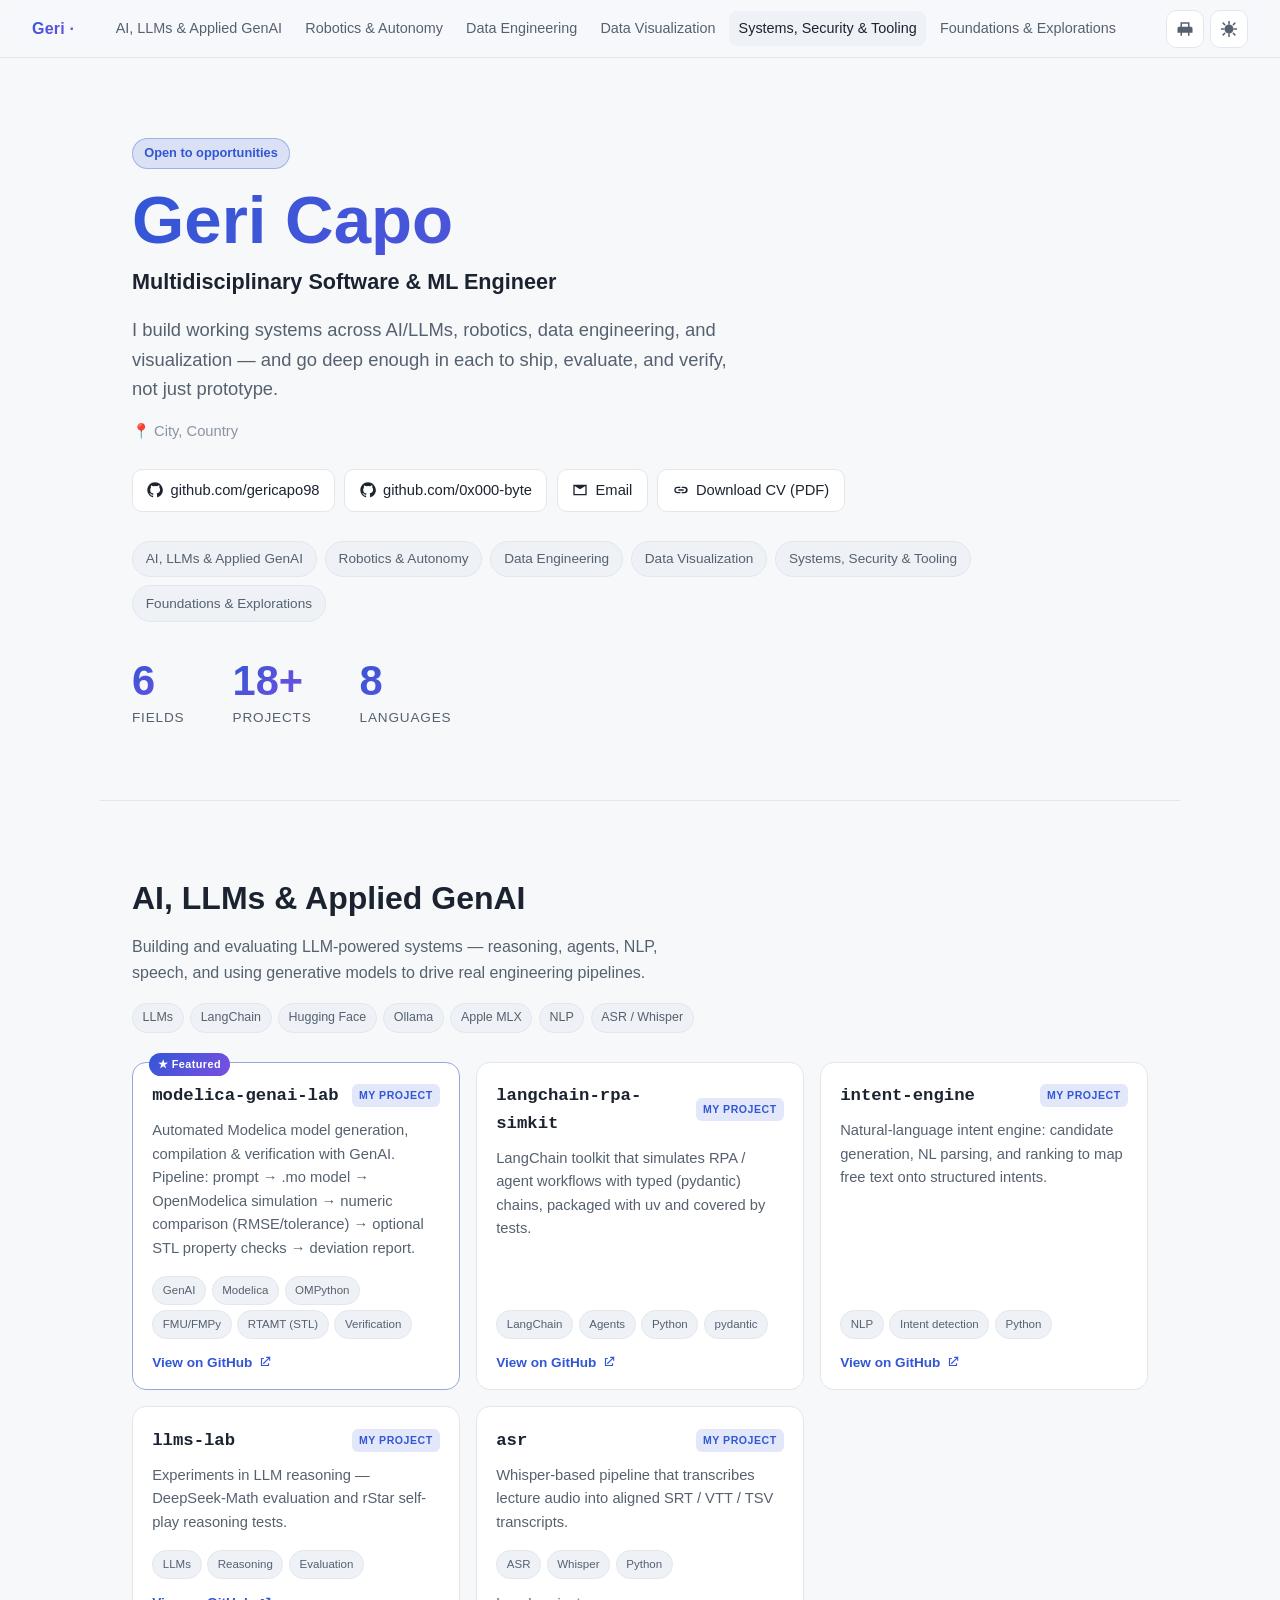
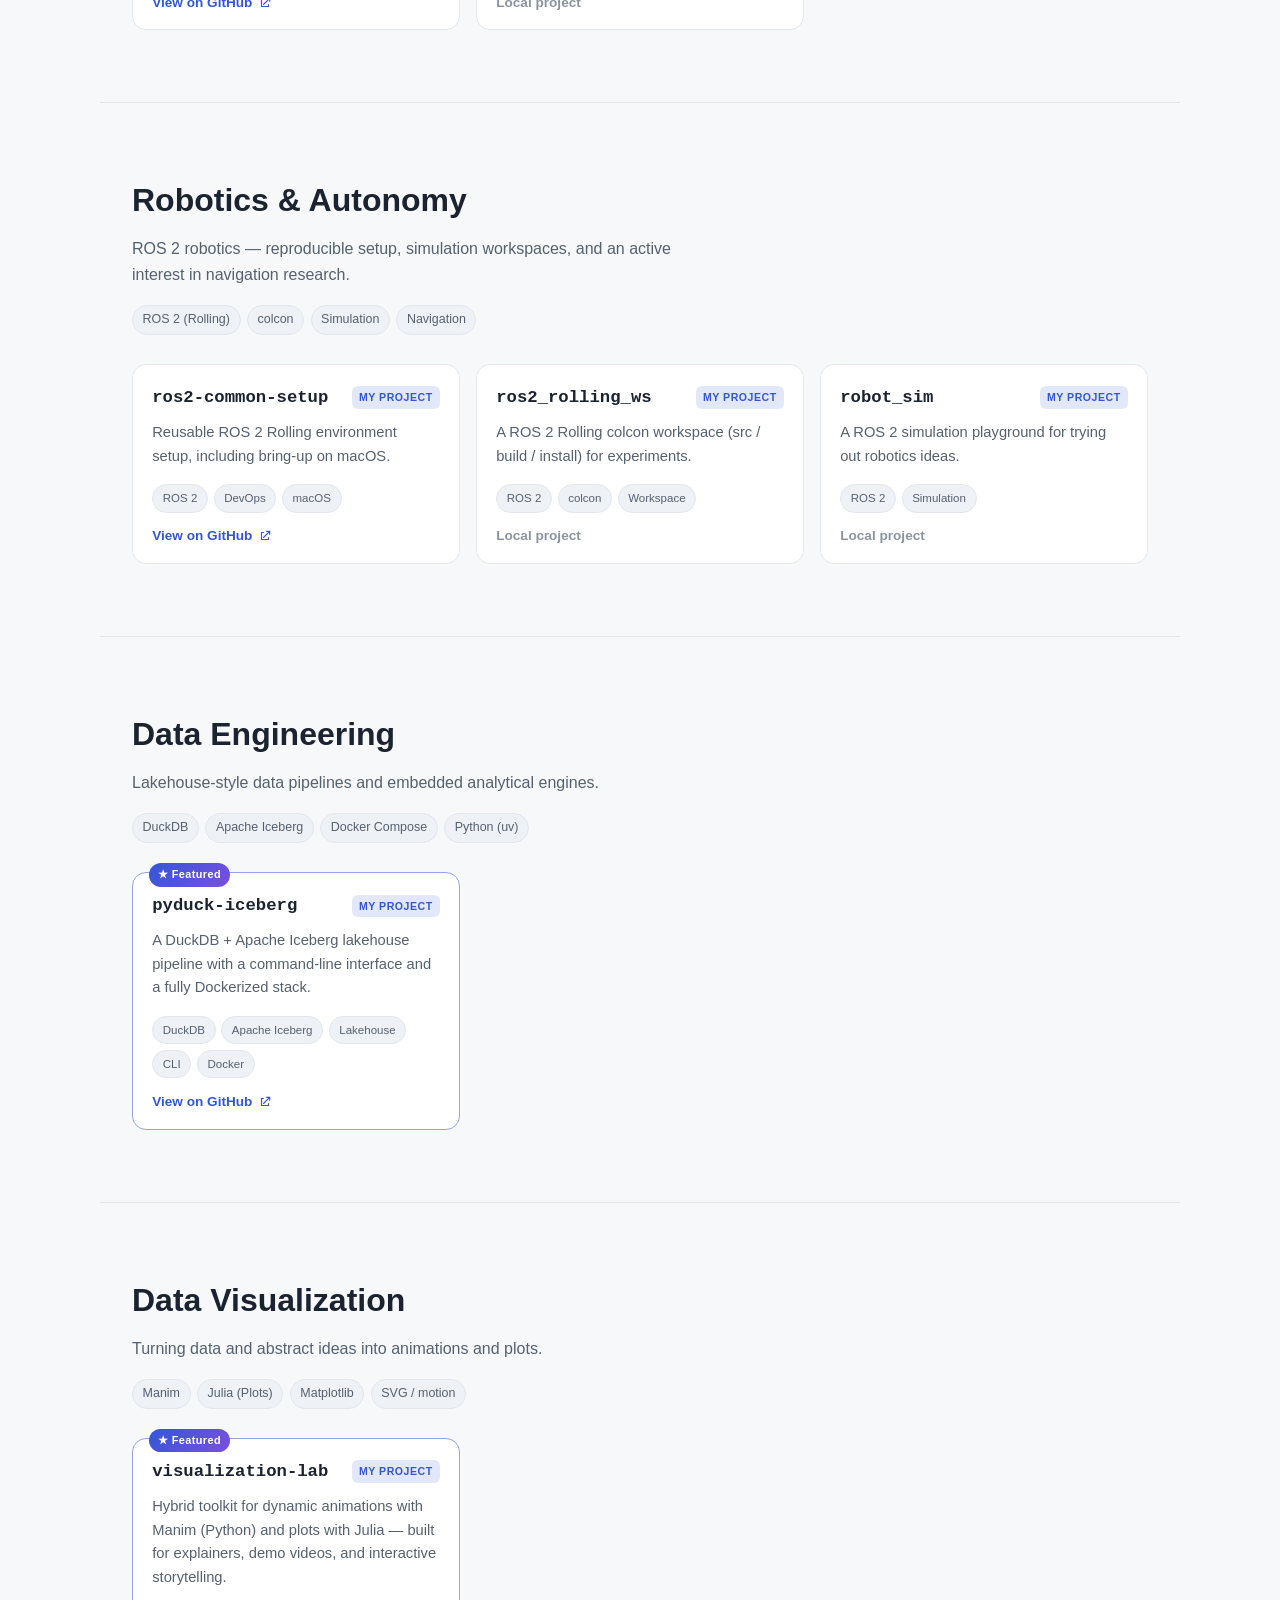
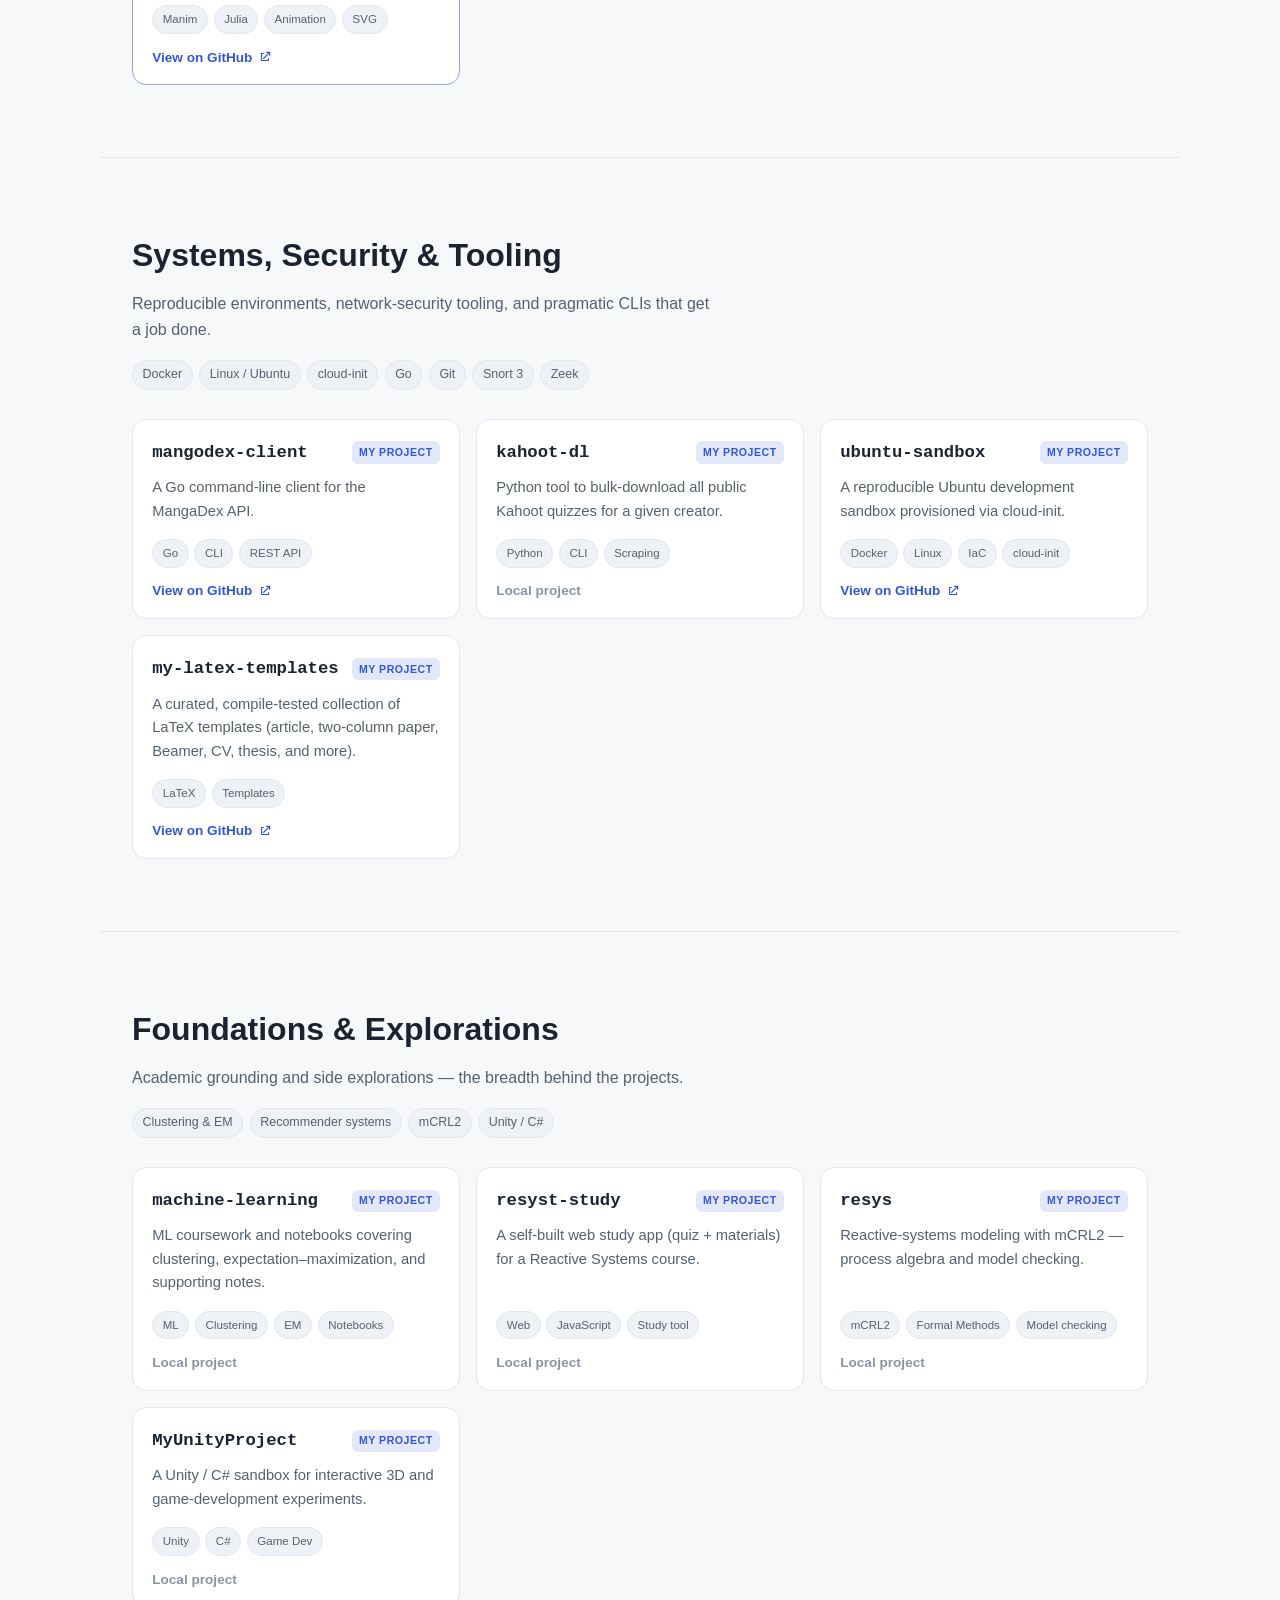
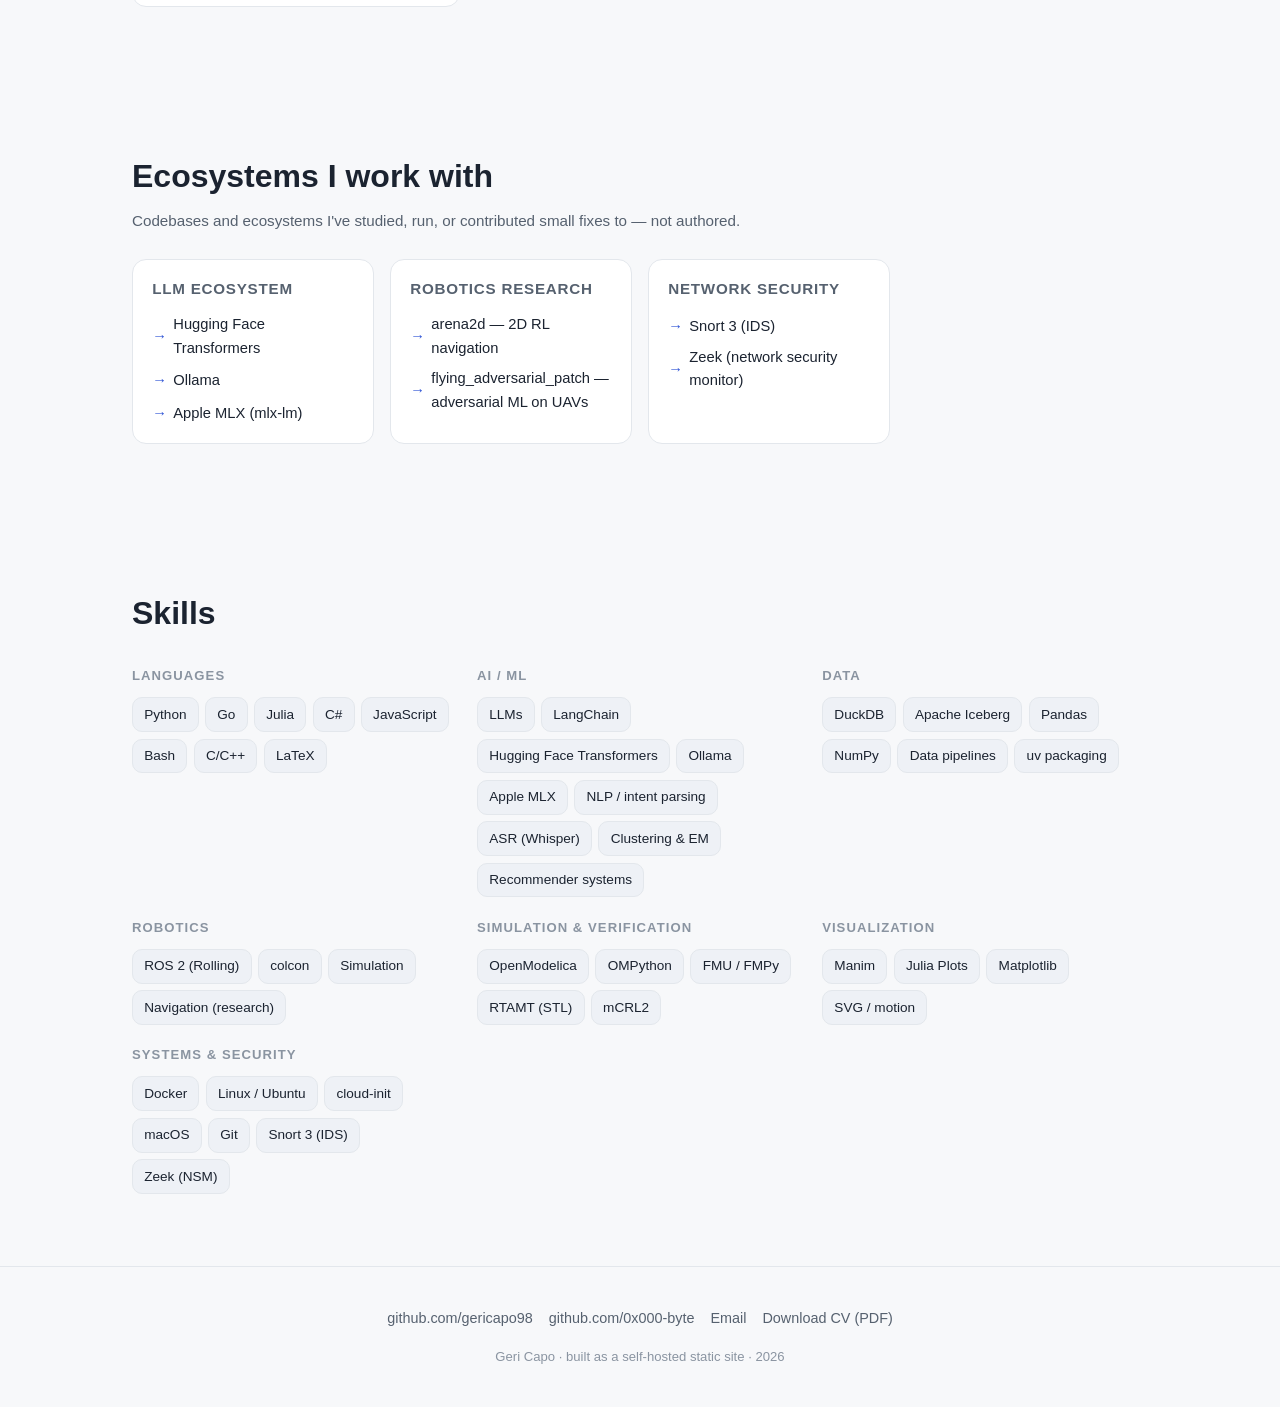
<file: site/index.html>
<!DOCTYPE html>
<html lang="en" data-theme="dark">
<head>
  <meta charset="UTF-8" />
  <meta name="viewport" content="width=device-width, initial-scale=1.0" />
  <title>CV · Portfolio</title>
  <meta name="description" content="A multidisciplinary engineering CV and portfolio." />
  <link rel="icon" href="assets/favicon.svg" type="image/svg+xml" />
  <link rel="preconnect" href="https://github.com" />
  <link rel="stylesheet" href="assets/style.css" />
</head>
<body>
  <!-- Skip link for accessibility -->
  <a class="skip-link" href="#main">Skip to content</a>

  <!-- ============ Top bar ============ -->
  <header class="topbar" id="topbar">
    <a class="brand" href="#top" data-bind="brandName">CV</a>
    <nav class="nav" id="nav" aria-label="Sections"><!-- field links injected --></nav>
    <div class="topbar-actions">
      <button id="print-btn" class="btn-icon" title="Print / save as PDF" aria-label="Print or save as PDF">
        <svg viewBox="0 0 24 24" width="18" height="18" aria-hidden="true"><path fill="currentColor" d="M6 9V3h12v6h2a2 2 0 0 1 2 2v6h-4v4H6v-4H2v-6a2 2 0 0 1 2-2h2zm2-4v4h8V5H8zm0 12v4h8v-4H8z"/></svg>
      </button>
      <button id="theme-btn" class="btn-icon" title="Toggle light / dark" aria-label="Toggle light or dark theme">
        <svg class="i-moon" viewBox="0 0 24 24" width="18" height="18" aria-hidden="true"><path fill="currentColor" d="M12 3a9 9 0 1 0 9 9 7 7 0 0 1-9-9z"/></svg>
        <svg class="i-sun" viewBox="0 0 24 24" width="18" height="18" aria-hidden="true"><path fill="currentColor" d="M12 7a5 5 0 1 0 5 5 5 5 0 0 0-5-5zm0-5v3m0 14v3M4.2 4.2l2.1 2.1m11.4 11.4 2.1 2.1M2 12h3m14 0h3M4.2 19.8l2.1-2.1M17.7 6.3l2.1-2.1" stroke="currentColor" stroke-width="2" fill="none" stroke-linecap="round"/></svg>
      </button>
    </div>
  </header>

  <span id="top"></span>
  <main id="main">

    <!-- ============ Hero ============ -->
    <section class="hero" id="hero">
      <div class="hero-inner">
        <p class="eyebrow" data-bind="available"></p>
        <h1 class="hero-name" data-bind="name"></h1>
        <p class="hero-role" data-bind="role"></p>
        <p class="hero-tagline" data-bind="tagline"></p>
        <div class="hero-meta">
          <span class="meta-loc" data-bind="location"></span>
        </div>
        <div class="hero-links" id="hero-links"><!-- links injected --></div>
        <div class="field-chips" id="field-chips" aria-label="Jump to a field"><!-- chips injected --></div>
        <dl class="stats" id="stats"><!-- stats injected --></dl>
      </div>
    </section>

    <!-- ============ Fields & projects ============ -->
    <div id="fields"><!-- field sections injected --></div>

    <!-- ============ Ecosystems studied/used ============ -->
    <section class="block" id="ecosystems">
      <div class="block-head">
        <h2>Ecosystems I work with</h2>
        <p class="block-note" id="eco-note"></p>
      </div>
      <div class="eco-grid" id="eco-grid"><!-- injected --></div>
    </section>

    <!-- ============ Skills ============ -->
    <section class="block" id="skills">
      <div class="block-head"><h2>Skills</h2></div>
      <div class="skills-grid" id="skills-grid"><!-- injected --></div>
    </section>
  </main>

  <!-- ============ Footer ============ -->
  <footer class="footer">
    <div class="footer-links" id="footer-links"><!-- injected --></div>
    <p class="footer-note">
      <span data-bind="name"></span> · built as a self-hosted static site ·
      <span id="year"></span>
    </p>
  </footer>

  <script src="assets/data.js"></script>
  <script src="assets/app.js"></script>
</body>
</html>
</file>
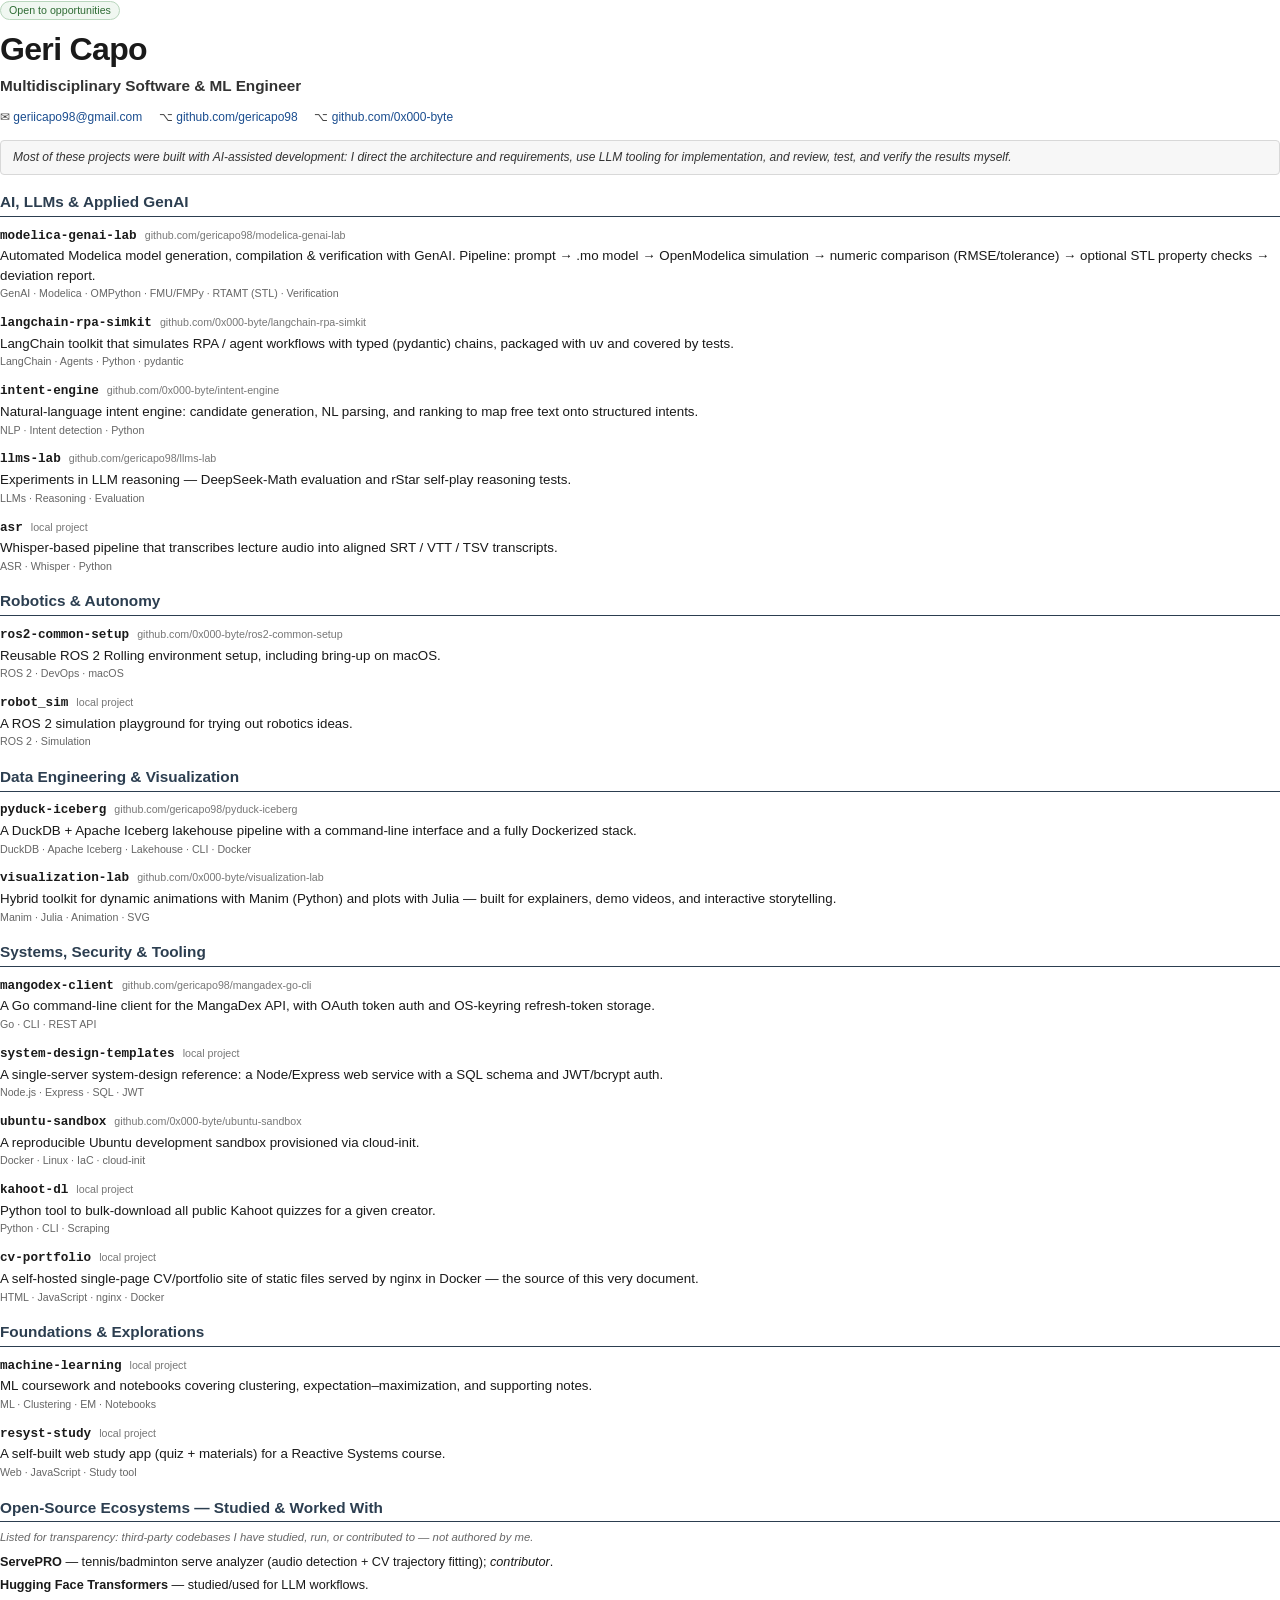
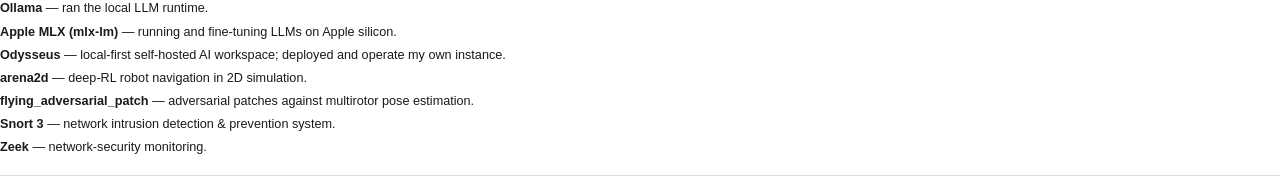
<file: cv-projects.html>
<!DOCTYPE html>
<html lang="en">
<head>
<meta charset="utf-8">
<title>Geri Capo — Projects CV</title>
<style>
  @page { size: A4; margin: 14mm 16mm; }
  * { box-sizing: border-box; }
  body {
    font-family: -apple-system, "Helvetica Neue", Arial, sans-serif;
    color: #1a1a1a; margin: 0; font-size: 10pt; line-height: 1.45;
  }
  a { color: #1a4d8f; text-decoration: none; }
  header { margin-bottom: 10pt; }
  .avail { display: inline-block; font-size: 8pt; color: #2e6b34; border: 1px solid #b9d6bd;
           background: #f0f7f1; border-radius: 10px; padding: 1px 8px; margin-bottom: 4pt; }
  h1 { font-size: 24pt; margin: 0 0 2pt; letter-spacing: -0.5pt; }
  .role { font-size: 11.5pt; font-weight: 600; color: #333; margin: 0 0 6pt; }
  .contact { font-size: 9pt; color: #444; }
  .contact span { margin-right: 10pt; }
  .ai-note {
    border: 1px solid #d8d8d8; background: #f7f7f7; border-radius: 4px;
    padding: 6pt 9pt; font-size: 9pt; font-style: italic; color: #333; margin: 8pt 0 12pt;
  }
  h2 {
    font-size: 11.5pt; margin: 12pt 0 5pt; padding-bottom: 2pt;
    border-bottom: 1.5px solid #2c3e50; color: #2c3e50;
    break-after: avoid; page-break-after: avoid;
  }
  .proj { margin: 0 0 7pt; break-inside: avoid; page-break-inside: avoid; }
  .proj .head { font-size: 10.5pt; }
  .proj .name { font-weight: 700; font-family: "SF Mono", Menlo, monospace; font-size: 9.5pt; }
  .proj .link { font-size: 8pt; color: #777; margin-left: 6pt; }
  .proj .blurb { margin: 1pt 0 1pt; }
  .proj .tags { font-size: 8pt; color: #666; }
  .upstream { margin: 0; padding: 0; list-style: none; }
  .upstream li { margin: 0 0 3.5pt; font-size: 9.5pt; break-inside: avoid; }
  .upstream .name { font-weight: 600; }
  .upstream-note { font-size: 8.5pt; color: #666; font-style: italic; margin: 2pt 0 6pt; }
  footer { margin-top: 14pt; padding-top: 5pt; border-top: 1px solid #ddd;
           font-size: 8pt; color: #888; }
</style>
</head>
<body>

<header>
  <div class="avail">Open to opportunities</div>
  <h1>Geri Capo</h1>
  <p class="role">Multidisciplinary Software &amp; ML Engineer</p>
  <p class="contact">
    <span>✉ <a href="mailto:geriicapo98@gmail.com">geriicapo98@gmail.com</a></span>
    <span>⌥ <a href="https://github.com/gericapo98">github.com/gericapo98</a></span>
    <span>⌥ <a href="https://github.com/0x000-byte">github.com/0x000-byte</a></span>
  </p>
</header>

<div class="ai-note">
  Most of these projects were built with AI-assisted development: I direct the architecture
  and requirements, use LLM tooling for implementation, and review, test, and verify the
  results myself.
</div>

<h2>AI, LLMs &amp; Applied GenAI</h2>

<div class="proj">
  <div class="head"><span class="name">modelica-genai-lab</span><span class="link">github.com/gericapo98/modelica-genai-lab</span></div>
  <div class="blurb">Automated Modelica model generation, compilation &amp; verification with GenAI. Pipeline: prompt → .mo model → OpenModelica simulation → numeric comparison (RMSE/tolerance) → optional STL property checks → deviation report.</div>
  <div class="tags">GenAI · Modelica · OMPython · FMU/FMPy · RTAMT (STL) · Verification</div>
</div>

<div class="proj">
  <div class="head"><span class="name">langchain-rpa-simkit</span><span class="link">github.com/0x000-byte/langchain-rpa-simkit</span></div>
  <div class="blurb">LangChain toolkit that simulates RPA / agent workflows with typed (pydantic) chains, packaged with uv and covered by tests.</div>
  <div class="tags">LangChain · Agents · Python · pydantic</div>
</div>

<div class="proj">
  <div class="head"><span class="name">intent-engine</span><span class="link">github.com/0x000-byte/intent-engine</span></div>
  <div class="blurb">Natural-language intent engine: candidate generation, NL parsing, and ranking to map free text onto structured intents.</div>
  <div class="tags">NLP · Intent detection · Python</div>
</div>

<div class="proj">
  <div class="head"><span class="name">llms-lab</span><span class="link">github.com/gericapo98/llms-lab</span></div>
  <div class="blurb">Experiments in LLM reasoning — DeepSeek-Math evaluation and rStar self-play reasoning tests.</div>
  <div class="tags">LLMs · Reasoning · Evaluation</div>
</div>

<div class="proj">
  <div class="head"><span class="name">asr</span><span class="link">local project</span></div>
  <div class="blurb">Whisper-based pipeline that transcribes lecture audio into aligned SRT / VTT / TSV transcripts.</div>
  <div class="tags">ASR · Whisper · Python</div>
</div>

<h2>Robotics &amp; Autonomy</h2>

<div class="proj">
  <div class="head"><span class="name">ros2-common-setup</span><span class="link">github.com/0x000-byte/ros2-common-setup</span></div>
  <div class="blurb">Reusable ROS 2 Rolling environment setup, including bring-up on macOS.</div>
  <div class="tags">ROS 2 · DevOps · macOS</div>
</div>

<div class="proj">
  <div class="head"><span class="name">robot_sim</span><span class="link">local project</span></div>
  <div class="blurb">A ROS 2 simulation playground for trying out robotics ideas.</div>
  <div class="tags">ROS 2 · Simulation</div>
</div>

<h2>Data Engineering &amp; Visualization</h2>

<div class="proj">
  <div class="head"><span class="name">pyduck-iceberg</span><span class="link">github.com/gericapo98/pyduck-iceberg</span></div>
  <div class="blurb">A DuckDB + Apache Iceberg lakehouse pipeline with a command-line interface and a fully Dockerized stack.</div>
  <div class="tags">DuckDB · Apache Iceberg · Lakehouse · CLI · Docker</div>
</div>

<div class="proj">
  <div class="head"><span class="name">visualization-lab</span><span class="link">github.com/0x000-byte/visualization-lab</span></div>
  <div class="blurb">Hybrid toolkit for dynamic animations with Manim (Python) and plots with Julia — built for explainers, demo videos, and interactive storytelling.</div>
  <div class="tags">Manim · Julia · Animation · SVG</div>
</div>

<h2>Systems, Security &amp; Tooling</h2>

<div class="proj">
  <div class="head"><span class="name">mangodex-client</span><span class="link">github.com/gericapo98/mangadex-go-cli</span></div>
  <div class="blurb">A Go command-line client for the MangaDex API, with OAuth token auth and OS-keyring refresh-token storage.</div>
  <div class="tags">Go · CLI · REST API</div>
</div>

<div class="proj">
  <div class="head"><span class="name">system-design-templates</span><span class="link">local project</span></div>
  <div class="blurb">A single-server system-design reference: a Node/Express web service with a SQL schema and JWT/bcrypt auth.</div>
  <div class="tags">Node.js · Express · SQL · JWT</div>
</div>

<div class="proj">
  <div class="head"><span class="name">ubuntu-sandbox</span><span class="link">github.com/0x000-byte/ubuntu-sandbox</span></div>
  <div class="blurb">A reproducible Ubuntu development sandbox provisioned via cloud-init.</div>
  <div class="tags">Docker · Linux · IaC · cloud-init</div>
</div>

<div class="proj">
  <div class="head"><span class="name">kahoot-dl</span><span class="link">local project</span></div>
  <div class="blurb">Python tool to bulk-download all public Kahoot quizzes for a given creator.</div>
  <div class="tags">Python · CLI · Scraping</div>
</div>

<div class="proj">
  <div class="head"><span class="name">cv-portfolio</span><span class="link">local project</span></div>
  <div class="blurb">A self-hosted single-page CV/portfolio site of static files served by nginx in Docker — the source of this very document.</div>
  <div class="tags">HTML · JavaScript · nginx · Docker</div>
</div>

<h2>Foundations &amp; Explorations</h2>

<div class="proj">
  <div class="head"><span class="name">machine-learning</span><span class="link">local project</span></div>
  <div class="blurb">ML coursework and notebooks covering clustering, expectation–maximization, and supporting notes.</div>
  <div class="tags">ML · Clustering · EM · Notebooks</div>
</div>

<div class="proj">
  <div class="head"><span class="name">resyst-study</span><span class="link">local project</span></div>
  <div class="blurb">A self-built web study app (quiz + materials) for a Reactive Systems course.</div>
  <div class="tags">Web · JavaScript · Study tool</div>
</div>

<h2>Open-Source Ecosystems — Studied &amp; Worked With</h2>
<p class="upstream-note">Listed for transparency: third-party codebases I have studied, run, or contributed to — not authored by me.</p>

<ul class="upstream">
  <li><span class="name">ServePRO</span> — tennis/badminton serve analyzer (audio detection + CV trajectory fitting); <em>contributor</em>.</li>
  <li><span class="name">Hugging Face Transformers</span> — studied/used for LLM workflows.</li>
  <li><span class="name">Ollama</span> — ran the local LLM runtime.</li>
  <li><span class="name">Apple MLX (mlx-lm)</span> — running and fine-tuning LLMs on Apple silicon.</li>
  <li><span class="name">Odysseus</span> — local-first self-hosted AI workspace; deployed and operate my own instance.</li>
  <li><span class="name">arena2d</span> — deep-RL robot navigation in 2D simulation.</li>
  <li><span class="name">flying_adversarial_patch</span> — adversarial patches against multirotor pose estimation.</li>
  <li><span class="name">Snort 3</span> — network intrusion detection &amp; prevention system.</li>
  <li><span class="name">Zeek</span> — network-security monitoring.</li>
</ul>

<footer>
  Geri Capo · geriicapo98@gmail.com · github.com/gericapo98 · github.com/0x000-byte — June 2026
</footer>

</body>
</html>
</file>
<file: site/assets/style.css>
/* =============================================================================
 *  Styles — self-contained, no external fonts/CDNs (works fully offline).
 * ============================================================================= */

:root {
  --bg: #0d1117;
  --bg-elev: #161b22;
  --bg-card: #161b22;
  --border: #283039;
  --text: #e6edf3;
  --text-dim: #9aa5b1;
  --text-faint: #6b7480;
  --accent: #6ea8fe;
  --accent-2: #b692ff;
  --accent-grad: linear-gradient(135deg, #6ea8fe 0%, #b692ff 100%);
  --chip-bg: #1f2630;
  --shadow: 0 10px 30px rgba(0, 0, 0, .35);
  --radius: 14px;
  --maxw: 1080px;
}

[data-theme="light"] {
  --bg: #f7f8fa;
  --bg-elev: #ffffff;
  --bg-card: #ffffff;
  --border: #e3e7ec;
  --text: #1b2330;
  --text-dim: #56616f;
  --text-faint: #8a94a1;
  --accent: #3257d6;
  --accent-2: #7b4fe0;
  --accent-grad: linear-gradient(135deg, #3257d6 0%, #7b4fe0 100%);
  --chip-bg: #eef1f6;
  --shadow: 0 10px 30px rgba(20, 30, 50, .08);
}

* { box-sizing: border-box; }

html { scroll-behavior: smooth; scroll-padding-top: 76px; }
@media (prefers-reduced-motion: reduce) { html { scroll-behavior: auto; } }

body {
  margin: 0;
  background: var(--bg);
  color: var(--text);
  font-family: -apple-system, BlinkMacSystemFont, "Segoe UI", Roboto, Helvetica, Arial, sans-serif;
  line-height: 1.6;
  -webkit-font-smoothing: antialiased;
}

a { color: var(--accent); text-decoration: none; }
a:hover { text-decoration: underline; }

.skip-link {
  position: absolute; left: -999px; top: 0; z-index: 100;
  background: var(--accent); color: #fff; padding: .6rem 1rem; border-radius: 0 0 8px 0;
}
.skip-link:focus { left: 0; }

/* ---- Top bar ---- */
.topbar {
  position: sticky; top: 0; z-index: 50;
  display: flex; align-items: center; gap: 1rem;
  padding: .6rem clamp(1rem, 4vw, 2rem);
  background: color-mix(in srgb, var(--bg) 82%, transparent);
  backdrop-filter: saturate(140%) blur(10px);
  border-bottom: 1px solid var(--border);
}
.brand {
  font-weight: 700; letter-spacing: .2px; color: var(--text);
  background: var(--accent-grad); -webkit-background-clip: text; background-clip: text; color: transparent;
}
.nav { display: flex; gap: .25rem; flex-wrap: wrap; margin-right: auto; margin-left: 1rem; overflow: hidden; }
.nav a {
  color: var(--text-dim); font-size: .9rem; padding: .35rem .6rem; border-radius: 8px; white-space: nowrap;
}
.nav a:hover { color: var(--text); background: var(--chip-bg); text-decoration: none; }
.nav a.active { color: var(--text); background: var(--chip-bg); }
.topbar-actions { display: flex; gap: .4rem; }
.btn-icon {
  display: inline-grid; place-items: center; width: 38px; height: 38px;
  border: 1px solid var(--border); border-radius: 10px; background: var(--bg-elev);
  color: var(--text-dim); cursor: pointer; transition: color .15s, border-color .15s;
}
.btn-icon:hover { color: var(--text); border-color: var(--accent); }
.i-sun { display: none; }
[data-theme="light"] .i-moon { display: none; }
[data-theme="light"] .i-sun { display: block; }

/* ---- Layout primitives ---- */
.hero, .block, #fields > section { max-width: var(--maxw); margin: 0 auto; padding: clamp(2.2rem, 6vw, 4.5rem) clamp(1rem, 4vw, 2rem); }
.block-head { margin-bottom: 1.6rem; }
.block-head h2, #fields h2 { font-size: clamp(1.4rem, 3.5vw, 2rem); margin: 0; }
.block-note { color: var(--text-dim); margin: .4rem 0 0; font-size: .95rem; }

/* ---- Hero ---- */
.hero { padding-top: clamp(2.5rem, 7vw, 5rem); }
.eyebrow {
  display: inline-block; margin: 0 0 1rem; padding: .25rem .7rem; font-size: .8rem; font-weight: 600;
  color: var(--accent); background: color-mix(in srgb, var(--accent) 14%, transparent);
  border: 1px solid color-mix(in srgb, var(--accent) 35%, transparent); border-radius: 999px;
}
.eyebrow:empty { display: none; }
.hero-name {
  font-size: clamp(2.4rem, 8vw, 4.2rem); line-height: 1.05; margin: 0;
  background: var(--accent-grad); -webkit-background-clip: text; background-clip: text; color: transparent;
}
.hero-role { font-size: clamp(1.05rem, 2.5vw, 1.35rem); color: var(--text); margin: .6rem 0 0; font-weight: 600; }
.hero-tagline { font-size: clamp(1rem, 2vw, 1.15rem); color: var(--text-dim); max-width: 60ch; margin: 1rem 0 0; }
.hero-meta { margin-top: 1rem; color: var(--text-faint); font-size: .92rem; }
.meta-loc::before { content: "📍 "; }

.hero-links { display: flex; flex-wrap: wrap; gap: .6rem; margin-top: 1.6rem; }
.hero-links a {
  display: inline-flex; align-items: center; gap: .45rem;
  padding: .55rem .9rem; border: 1px solid var(--border); border-radius: 10px;
  background: var(--bg-elev); color: var(--text); font-size: .92rem; font-weight: 500;
  transition: border-color .15s, transform .15s;
}
.hero-links a:hover { border-color: var(--accent); text-decoration: none; transform: translateY(-1px); }
.hero-links svg { width: 16px; height: 16px; }

.field-chips { display: flex; flex-wrap: wrap; gap: .5rem; margin-top: 1.8rem; }
.field-chips button {
  font: inherit; font-size: .85rem; cursor: pointer;
  padding: .4rem .8rem; border-radius: 999px; border: 1px solid var(--border);
  background: var(--chip-bg); color: var(--text-dim); transition: color .15s, border-color .15s;
}
.field-chips button:hover { color: var(--text); border-color: var(--accent); }

.stats { display: flex; flex-wrap: wrap; gap: clamp(1.2rem, 5vw, 3rem); margin: 2.4rem 0 0; }
.stats div { margin: 0; }
.stats dt { font-size: clamp(1.8rem, 5vw, 2.6rem); font-weight: 700; line-height: 1; background: var(--accent-grad); -webkit-background-clip: text; background-clip: text; color: transparent; }
.stats dd { margin: .3rem 0 0; color: var(--text-dim); font-size: .85rem; text-transform: uppercase; letter-spacing: .06em; }

/* ---- Field sections ---- */
#fields > section { border-top: 1px solid var(--border); }
.field-head { display: flex; align-items: baseline; justify-content: space-between; gap: 1rem; flex-wrap: wrap; }
.field-blurb { color: var(--text-dim); max-width: 65ch; margin: .6rem 0 1.1rem; }
.field-skills { display: flex; flex-wrap: wrap; gap: .4rem; margin-bottom: 1.8rem; }
.tag {
  font-size: .78rem; padding: .25rem .6rem; border-radius: 999px;
  background: var(--chip-bg); color: var(--text-dim); border: 1px solid var(--border);
}

.cards { display: grid; gap: 1rem; grid-template-columns: repeat(auto-fill, minmax(280px, 1fr)); }
.card {
  position: relative; display: flex; flex-direction: column;
  background: var(--bg-card); border: 1px solid var(--border); border-radius: var(--radius);
  padding: 1.2rem 1.2rem 1rem; transition: border-color .18s, transform .18s, box-shadow .18s;
}
.card:hover { border-color: color-mix(in srgb, var(--accent) 55%, var(--border)); transform: translateY(-3px); box-shadow: var(--shadow); }
.card.featured { border-color: color-mix(in srgb, var(--accent) 45%, var(--border)); }
.card.featured::before {
  content: "★ Featured"; position: absolute; top: -10px; left: 16px;
  font-size: .68rem; font-weight: 700; letter-spacing: .04em; color: #fff;
  background: var(--accent-grad); padding: .2rem .55rem; border-radius: 999px;
}
.card-top { display: flex; align-items: center; justify-content: space-between; gap: .5rem; }
.card h3 { margin: 0; font-size: 1.08rem; font-family: ui-monospace, "SF Mono", Menlo, Consolas, monospace; }
.badge {
  font-size: .66rem; font-weight: 700; text-transform: uppercase; letter-spacing: .05em;
  padding: .18rem .45rem; border-radius: 6px; white-space: nowrap;
}
.badge.own { color: var(--accent); background: color-mix(in srgb, var(--accent) 14%, transparent); }
.card p { color: var(--text-dim); font-size: .92rem; margin: .6rem 0 1rem; flex: 1; }
.card-tags { display: flex; flex-wrap: wrap; gap: .35rem; margin-bottom: .8rem; }
.card-tags .tag { font-size: .72rem; }
.card-link {
  display: inline-flex; align-items: center; gap: .35rem; font-size: .85rem; font-weight: 600;
  margin-top: auto; align-self: flex-start;
}
.card-link svg { width: 14px; height: 14px; }
.card-link.disabled { color: var(--text-faint); pointer-events: none; }

/* ---- Ecosystems ---- */
.eco-grid { display: grid; gap: 1rem; grid-template-columns: repeat(auto-fill, minmax(240px, 1fr)); }
.eco-card { background: var(--bg-card); border: 1px solid var(--border); border-radius: var(--radius); padding: 1.1rem 1.2rem; }
.eco-card h3 { margin: 0 0 .7rem; font-size: .95rem; color: var(--text-dim); text-transform: uppercase; letter-spacing: .05em; }
.eco-card ul { list-style: none; margin: 0; padding: 0; display: flex; flex-direction: column; gap: .45rem; }
.eco-card li a { display: inline-flex; gap: .4rem; align-items: center; color: var(--text); font-size: .92rem; }
.eco-card li a::before { content: "→"; color: var(--accent); }

/* ---- Skills ---- */
.skills-grid { display: grid; gap: 1.2rem; grid-template-columns: repeat(auto-fill, minmax(260px, 1fr)); }
.skill-group h3 { margin: 0 0 .7rem; font-size: .82rem; color: var(--text-faint); text-transform: uppercase; letter-spacing: .08em; }
.skill-group .pills { display: flex; flex-wrap: wrap; gap: .4rem; }
.pill { font-size: .85rem; padding: .35rem .7rem; border-radius: 10px; background: var(--chip-bg); border: 1px solid var(--border); color: var(--text); }

/* ---- Footer ---- */
.footer { border-top: 1px solid var(--border); padding: 2.5rem clamp(1rem, 4vw, 2rem); text-align: center; }
.footer-links { display: flex; flex-wrap: wrap; gap: 1rem; justify-content: center; margin-bottom: 1rem; }
.footer-links a { color: var(--text-dim); font-size: .9rem; }
.footer-note { color: var(--text-faint); font-size: .82rem; margin: 0; }

/* ============================================================================
 *  PRINT  —  Ctrl/Cmd+P gives a clean, A4-friendly CV (no nav, no dark bg).
 * ========================================================================== */
@media print {
  :root {
    --bg: #fff; --bg-elev: #fff; --bg-card: #fff; --border: #ccc;
    --text: #111; --text-dim: #333; --text-faint: #555;
    --accent: #1a1a1a; --accent-2: #1a1a1a;
    --accent-grad: none; --shadow: none;
  }
  @page { margin: 14mm; }
  .topbar, .field-chips, .skip-link, #theme-btn, #print-btn, .stats { display: none !important; }
  body { line-height: 1.4; font-size: 10.5pt; }
  .hero-name { color: #111 !important; -webkit-text-fill-color: #111; }
  .brand, .stats dt { color: #111 !important; -webkit-text-fill-color: #111; }
  .hero, .block, #fields > section { padding: .4rem 0; max-width: 100%; }
  #fields > section, .block, .footer { border-color: #ddd; }
  .card, .eco-card { break-inside: avoid; box-shadow: none; border: 1px solid #ddd; }
  .card.featured::before { display: none; }
  .cards, .eco-grid, .skills-grid { gap: .5rem; }
  a { color: #111; text-decoration: none; }
  .card-link[href]::after { content: " (" attr(href) ")"; font-weight: 400; color: #555; font-size: .85em; }
}
</file>
